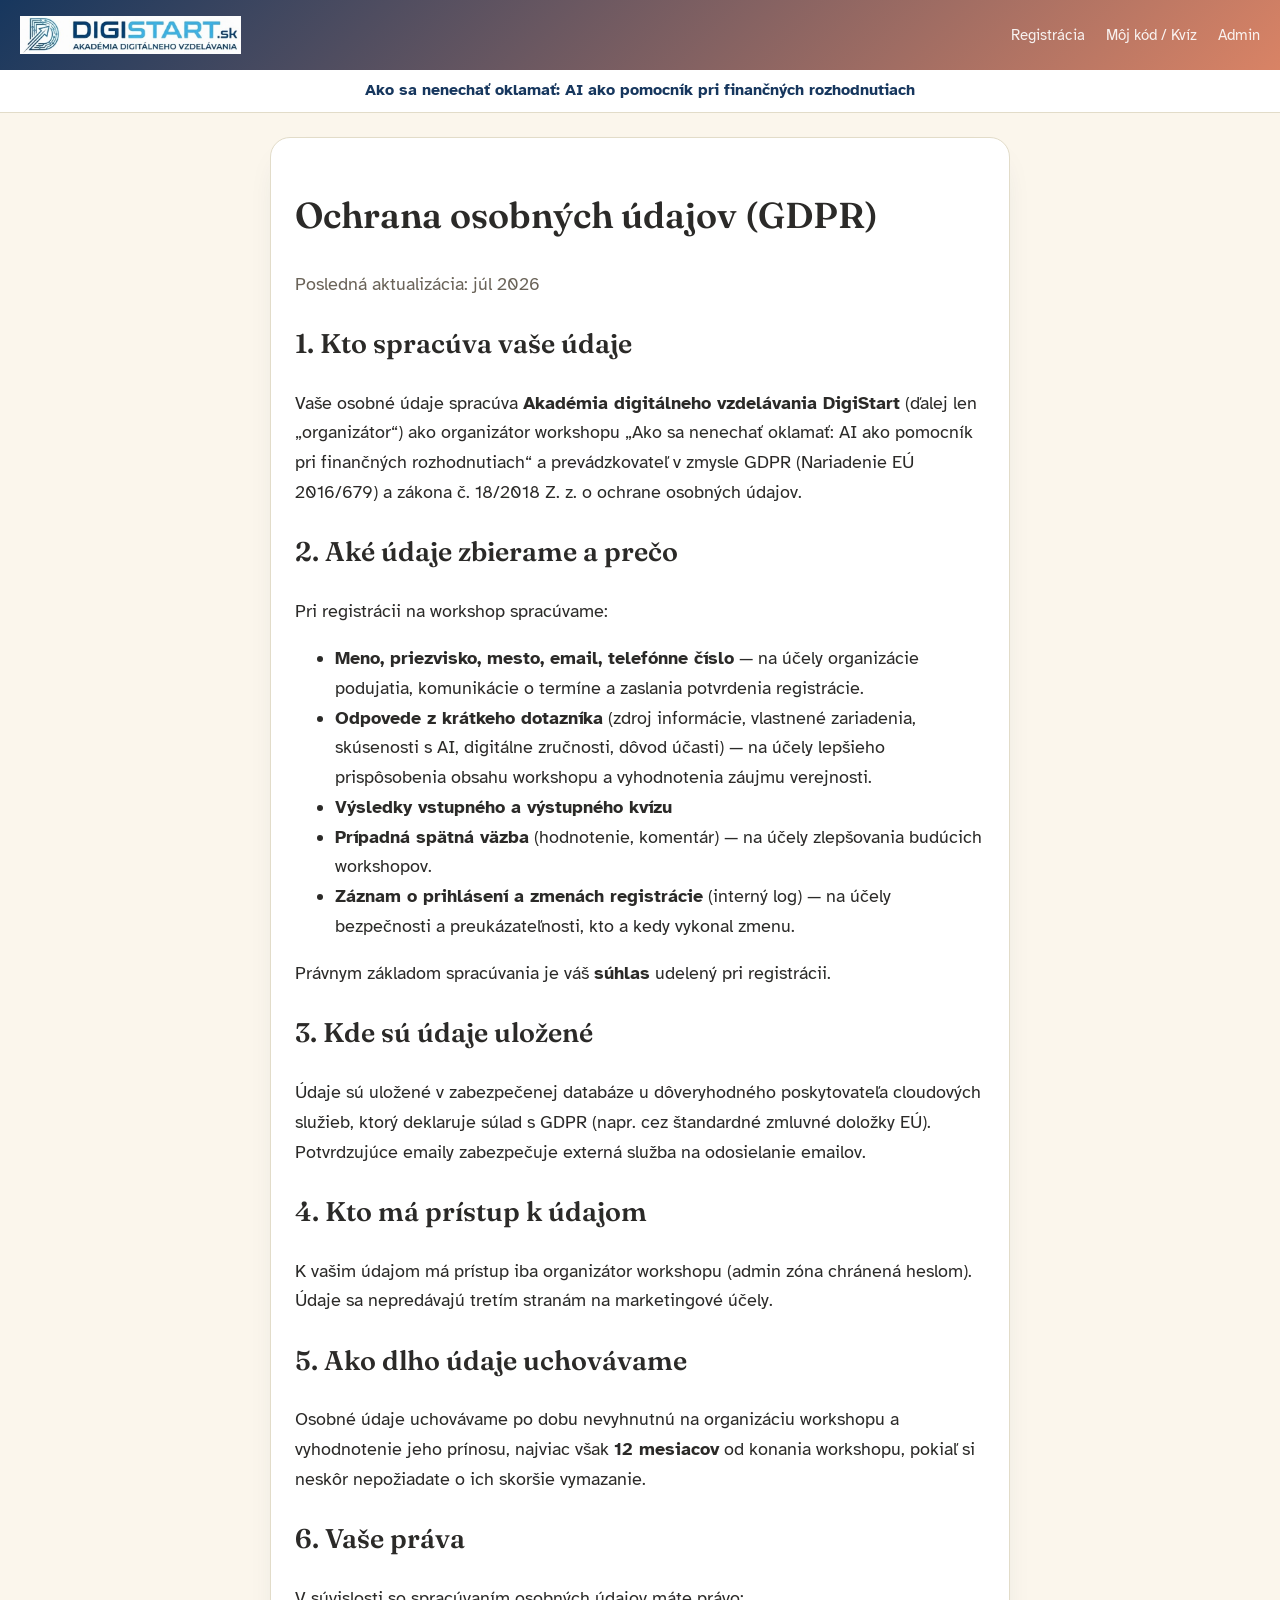
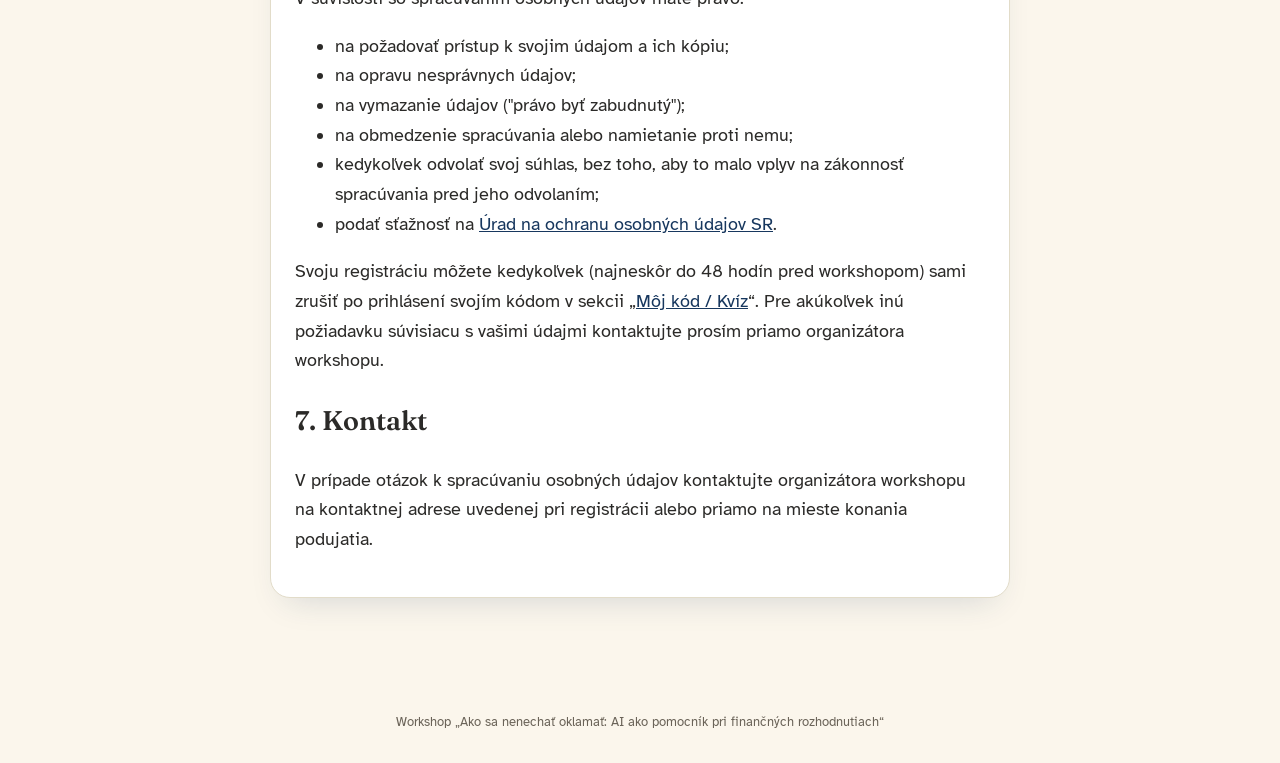
<file: privacy.html>
<!DOCTYPE html>
<html lang="sk">
<head>
<meta charset="UTF-8" />
<meta name="viewport" content="width=device-width, initial-scale=1.0" />
<title>Ochrana osobných údajov – AI a finančné rozhodnutia</title>
<link rel="preconnect" href="https://fonts.googleapis.com" />
<link rel="preconnect" href="https://fonts.gstatic.com" crossorigin />
<link href="https://fonts.googleapis.com/css2?family=Fraunces:wght@400;600;700&family=Atkinson+Hyperlegible:wght@400;700&display=swap" rel="stylesheet" />
<link rel="stylesheet" href="css/style.css" />
</head>
<body class="warm-theme">

<header class="topbar">
  <a class="brand" href="index.html">
    <img src="img/partners/digistart.jpg" alt="DigiStart – Akadémia digitálneho vzdelávania" />
  </a>
  <nav>
    <a href="index.html">Registrácia</a>
    <a href="kviz.html">Môj kód / Kvíz</a>
    <a href="admin.html">Admin</a>
  </nav>
</header>
<div class="title-ribbon">Ako sa nenechať oklamať: AI ako pomocník pri finančných rozhodnutiach</div>

<div class="container" style="max-width:780px;">
  <div class="card">
    <h1>Ochrana osobných údajov (GDPR)</h1>
    <p style="color:var(--muted);">Posledná aktualizácia: júl 2026</p>

    <h2>1. Kto spracúva vaše údaje</h2>
    <p>Vaše osobné údaje spracúva <strong>Akadémia digitálneho vzdelávania DigiStart</strong> (ďalej len „organizátor“) ako organizátor workshopu „Ako sa nenechať oklamať: AI ako pomocník pri finančných rozhodnutiach“ a prevádzkovateľ v zmysle GDPR (Nariadenie EÚ 2016/679) a zákona č. 18/2018 Z. z. o ochrane osobných údajov.</p>

    <h2>2. Aké údaje zbierame a prečo</h2>
    <p>Pri registrácii na workshop spracúvame:</p>
    <ul>
      <li><strong>Meno, priezvisko, mesto, email, telefónne číslo</strong> — na účely organizácie podujatia, komunikácie o termíne a zaslania potvrdenia registrácie.</li>
      <li><strong>Odpovede z krátkeho dotazníka</strong> (zdroj informácie, vlastnené zariadenia, skúsenosti s AI, digitálne zručnosti, dôvod účasti) — na účely lepšieho prispôsobenia obsahu workshopu a vyhodnotenia záujmu verejnosti.</li>
      <li><strong>Výsledky vstupného a výstupného kvízu</strong — na účely vyhodnotenia vzdelávacieho prínosu workshopu. Tieto výsledky sa nepoužívajú na žiadne automatizované rozhodovanie s právnymi účinkami.</li>
      <li><strong>Prípadná spätná väzba</strong> (hodnotenie, komentár) — na účely zlepšovania budúcich workshopov.</li>
      <li><strong>Záznam o prihlásení a zmenách registrácie</strong> (interný log) — na účely bezpečnosti a preukázateľnosti, kto a kedy vykonal zmenu.</li>
    </ul>
    <p>Právnym základom spracúvania je váš <strong>súhlas</strong> udelený pri registrácii.</p>

    <h2>3. Kde sú údaje uložené</h2>
    <p>Údaje sú uložené v zabezpečenej databáze u dôveryhodného poskytovateľa cloudových služieb, ktorý deklaruje súlad s GDPR (napr. cez štandardné zmluvné doložky EÚ). Potvrdzujúce emaily zabezpečuje externá služba na odosielanie emailov.</p>

    <h2>4. Kto má prístup k údajom</h2>
    <p>K vašim údajom má prístup iba organizátor workshopu (admin zóna chránená heslom). Údaje sa nepredávajú tretím stranám na marketingové účely.</p>

    <h2>5. Ako dlho údaje uchovávame</h2>
    <p>Osobné údaje uchovávame po dobu nevyhnutnú na organizáciu workshopu a vyhodnotenie jeho prínosu, najviac však <strong>12 mesiacov</strong> od konania workshopu, pokiaľ si neskôr nepožiadate o ich skoršie vymazanie.</p>

    <h2>6. Vaše práva</h2>
    <p>V súvislosti so spracúvaním osobných údajov máte právo:</p>
    <ul>
      <li>na požadovať prístup k svojim údajom a ich kópiu;</li>
      <li>na opravu nesprávnych údajov;</li>
      <li>na vymazanie údajov ("právo byť zabudnutý");</li>
      <li>na obmedzenie spracúvania alebo namietanie proti nemu;</li>
      <li>kedykoľvek odvolať svoj súhlas, bez toho, aby to malo vplyv na zákonnosť spracúvania pred jeho odvolaním;</li>
      <li>podať sťažnosť na <a href="https://dataprotection.gov.sk" target="_blank" rel="noopener noreferrer">Úrad na ochranu osobných údajov SR</a>.</li>
    </ul>
    <p>Svoju registráciu môžete kedykoľvek (najneskôr do 48 hodín pred workshopom) sami zrušiť po prihlásení svojím kódom v sekcii „<a href="kviz.html">Môj kód / Kvíz</a>“. Pre akúkoľvek inú požiadavku súvisiacu s vašimi údajmi kontaktujte prosím priamo organizátora workshopu.</p>

    <h2>7. Kontakt</h2>
    <p>V prípade otázok k spracúvaniu osobných údajov kontaktujte organizátora workshopu na kontaktnej adrese uvedenej pri registrácii alebo priamo na mieste konania podujatia.</p>
  </div>
</div>

<footer class="site-footer">
  Workshop „Ako sa nenechať oklamať: AI ako pomocník pri finančných rozhodnutiach“
</footer>

</body>
</html>
</file>
<file: css/style.css>
:root {
  /* Light theme - only theme across the whole site */
  --bg: #f4f6fb;
  --card-bg: #ffffff;
  --text: #1c2333;
  --muted: #5b6478;
  --primary: #3d5afe;
  --primary-dark: #2c3fd0;
  --accent: #00c2a8;
  --danger: #e5484d;
  --border: #e3e7f0;
  --shadow: 0 8px 24px rgba(29, 39, 71, 0.08);
  --input-bg: #f4f6fb;
  --radius: 14px;
  color-scheme: light;
  font-family: "Segoe UI", Roboto, system-ui, -apple-system, sans-serif;
}

body {
  margin: 0;
  color: var(--text);
  min-height: 100vh;
  background: var(--bg);
  /* Vypína "pull-to-refresh" na tabletoch a mobiloch (potiahnutie prstom
     nadol na vrchu stránky) - účastníci si ním omylom refreshovali
     rozpísaný kvíz a prišli o odpovede. */
  overscroll-behavior-y: contain;
}

h2 {
  color: var(--text);
}
table tr:hover td { background: rgba(61, 90, 254, .05); }
::placeholder { color: var(--muted); }

/* ---------- Warm theme: public-facing pages only (registration + quiz) ----------
   Scoped to body.warm-theme so the admin zone keeps its own palette untouched -
   these are just token overrides, every component below already reads var(--x).
   Palette and type match digistart.sk (same organizer) for a consistent brand. */
body.warm-theme {
  --bg: #FBF6EC;
  --card-bg: #FFFFFF;
  --text: #2B2A28;
  --muted: #6A6358;
  --primary: #17375E;
  --primary-dark: #102944;
  --accent: #D98365;
  --accent-gold: #D4A017;
  --danger: #B5533C;
  --border: #E2DCC9;
  --shadow: 0 16px 34px -16px rgba(23, 55, 94, .18);
  --input-bg: #FBF6EC;
  --radius: 18px;
  font-family: "Atkinson Hyperlegible", -apple-system, "Segoe UI", Roboto, sans-serif;
  font-size: 18px;
  line-height: 1.65;
}
body.warm-theme h1, body.warm-theme h2, body.warm-theme h3 {
  font-family: "Fraunces", Georgia, "Iowan Old Style", serif;
  font-weight: 600;
}
body.warm-theme .icon-inline {
  width: 1.1em; height: 1.1em; vertical-align: -0.18em; margin-right: 6px; display: inline-block;
}
body.warm-theme button, body.warm-theme .btn { border-radius: 999px; }
body.warm-theme .card { border-radius: 20px; }
html:has(body.warm-theme) { scroll-behavior: smooth; }
@media (prefers-reduced-motion: reduce) {
  html:has(body.warm-theme) { scroll-behavior: auto; }
}

/* ---------- Toggle switch (used throughout the site) ---------- */
.switch { position: relative; display: inline-block; width: 42px; height: 24px; flex-shrink: 0; }
.switch input { opacity: 0; width: 0; height: 0; position: absolute; }
.switch .slider {
  position: absolute; inset: 0; cursor: pointer;
  background: var(--border);
  border-radius: 999px;
  transition: background .15s;
}
.switch .slider::before {
  content: "";
  position: absolute;
  width: 18px; height: 18px;
  left: 3px; top: 3px;
  background: #fff;
  border-radius: 50%;
  transition: transform .15s;
}
.switch input:checked + .slider { background: var(--primary); }
.switch input:checked + .slider::before { transform: translateX(18px); }
.switch-row { display: flex; align-items: center; gap: 12px; }

* { box-sizing: border-box; }

a { color: var(--primary); }

h1, h2, h3, h4, h5 { font-weight: 600; }
button, .btn { font-weight: 500; }

.container {
  max-width: 1080px;
  margin: 0 auto;
  padding: 24px 20px 64px;
}

.wrap-narrow {
  max-width: 1080px;
  margin: 0 auto;
  padding: 0 20px;
}

/* ---------- Benefit row (public landing page) ---------- */
.benefit-row {
  display: grid;
  grid-template-columns: repeat(auto-fit, minmax(220px, 1fr));
  gap: 16px;
  margin: 0 auto 32px;
}
.benefit-card {
  display: flex;
  gap: 14px;
  align-items: flex-start;
  background: var(--card-bg);
  border: 1px solid var(--border);
  border-radius: var(--radius);
  padding: 20px;
  box-shadow: var(--shadow);
}
.benefit-card h4 { margin: 0 0 4px; font-size: 1rem; }
.benefit-card p { margin: 0; color: var(--muted); font-size: .88rem; }

/* ---------- Partner logos strip (public landing page) ---------- */
.partners-section { text-align: center; margin: 8px auto 40px; }
.partners-section .partners-label {
  font-size: .85rem; color: var(--muted); font-weight: 600;
  text-transform: uppercase; letter-spacing: .04em; margin-bottom: 18px;
}
.partners-row {
  display: flex; flex-wrap: wrap; justify-content: center; align-items: center;
  gap: 40px;
}
.partners-row img {
  height: 73px; width: auto; max-width: 460px;
  object-fit: contain;
  mix-blend-mode: multiply;
}
.grant-note {
  margin: 22px auto 0;
  max-width: 62ch;
  font-size: .8rem;
  line-height: 1.5;
  color: var(--muted);
}

/* ---------- Admin sidebar layout ---------- */
.admin-layout {
  display: flex;
  align-items: stretch;
  min-height: 100vh;
}

.admin-sidebar {
  width: 220px;
  min-width: 220px;
  background: linear-gradient(180deg, #0d1a4d 0%, var(--primary-dark) 30%, var(--primary) 65%, #8fb4ff 100%);
  color: #fff;
  display: flex;
  flex-direction: column;
  padding: 18px 0;
  position: sticky;
  top: 0;
  align-self: flex-start;
  height: 100vh;
  overflow-y: auto;
  box-shadow: var(--shadow);
}

.admin-sidebar-brand {
  font-weight: 600;
  font-size: .82rem;
  line-height: 1.35;
  color: var(--accent);
  margin: 4px 16px 20px;
  padding: 0 12px;
}

/* display:contents makes this wrapper invisible to layout on desktop/tablet -
   its children (status pill, nav groups, footer) keep flowing directly as
   flex items of .admin-sidebar exactly as before. Only the phone breakpoint
   below turns it into an off-canvas drawer behind the hamburger. */
.admin-sidebar-body { display: contents; }

.admin-sidebar-toggle {
  display: none;
  align-items: center;
  justify-content: center;
  width: 26px;
  height: 26px;
  flex-shrink: 0;
  margin: 8px 0 8px 10px;
  padding: 0;
  background: rgba(255,255,255,.14);
  border: 1px solid rgba(255,255,255,.3);
  border-radius: 6px;
  color: #fff;
  cursor: pointer;
}
.admin-sidebar-toggle svg { width: 14px; height: 14px; }

.mobile-nav-backdrop {
  display: none;
  position: fixed;
  inset: 0;
  background: rgba(10, 14, 30, .5);
  z-index: 998;
}

.reg-status-indicator {
  display: flex;
  align-items: center;
  gap: 8px;
  margin: 0 16px 20px;
  padding: 8px 12px;
  background: rgba(0,0,0,.15);
  border: 1px solid rgba(255,255,255,.18);
  border-radius: 999px;
  font-size: .78rem;
  font-weight: 600;
  color: rgba(255,255,255,.9);
}
.status-dot {
  width: 9px; height: 9px; border-radius: 50%; flex-shrink: 0;
  background: rgba(255,255,255,.4);
}
.status-dot.active { background: #5ee6a8; box-shadow: 0 0 0 0 rgba(94,230,168,.6); animation: statusDotPulse 2s ease-in-out infinite; }
.status-dot.inactive { background: #ff6b6b; }
@keyframes statusDotPulse {
  0% { box-shadow: 0 0 0 0 rgba(94,230,168,.5); }
  70% { box-shadow: 0 0 0 6px rgba(94,230,168,0); }
  100% { box-shadow: 0 0 0 0 rgba(94,230,168,0); }
}
@media (prefers-reduced-motion: reduce) {
  .status-dot.active { animation: none; }
}

.admin-nav-group { margin-bottom: 18px; }

.admin-nav-label {
  text-transform: uppercase;
  font-size: .7rem;
  letter-spacing: .06em;
  color: rgba(255,255,255,.6);
  padding: 0 20px 8px;
}

.admin-nav-item {
  display: flex;
  align-items: center;
  gap: 10px;
  width: 100%;
  background: transparent;
  border: none;
  border-left: 3px solid transparent;
  color: rgba(255,255,255,.88);
  text-align: left;
  padding: 9px 20px;
  font-size: .88rem;
  border-radius: 0;
  cursor: pointer;
}
.admin-nav-item:hover { background: rgba(255,255,255,.12); }
.admin-nav-item.active {
  background: rgba(255,255,255,.18);
  border-left-color: #fff;
  color: #fff;
  font-weight: 600;
}

.admin-sidebar-footer {
  margin-top: auto;
  padding: 14px 20px 4px;
  border-top: 1px solid rgba(255,255,255,.2);
  display: flex;
  flex-direction: column;
  align-items: flex-start;
  gap: 8px;
}
.admin-sidebar-footer a {
  color: rgba(255,255,255,.88);
  text-decoration: none;
  font-size: .85rem;
  white-space: nowrap;
}
.admin-sidebar-footer a:hover { color: #fff; }
.admin-sidebar-credit {
  font-size: .68rem;
  color: rgba(255,255,255,.5);
  margin-top: 4px;
}

.admin-main {
  flex: 1;
  min-width: 0;
  padding: 28px 32px 64px;
  background: var(--bg);
}

@media (max-width: 780px) {
  .admin-layout { flex-direction: column; }
  .admin-sidebar { width: 100%; min-width: 0; flex-direction: row; flex-wrap: wrap; padding: 10px; position: static; height: auto; overflow-y: visible; }
  .admin-sidebar-brand { display: none; }
  .admin-nav-group { display: flex; flex-wrap: wrap; margin-bottom: 6px; }
  .admin-nav-label { display: none; }
  .admin-nav-item { width: auto; border-left: none; border-radius: 8px; padding: 8px 12px; }
  .admin-nav-item.active { border-left: none; }
  .admin-sidebar-footer { margin-top: 6px; border-top: none; width: 100%; }
  .admin-main { padding: 20px 16px 48px; }
}

header.topbar {
  display: flex;
  align-items: center;
  justify-content: space-between;
  padding: 16px 20px;
  background: linear-gradient(135deg, var(--primary), var(--accent));
  color: #fff;
  box-shadow: var(--shadow);
  flex-wrap: wrap;
  gap: 12px;
}

header.topbar .brand {
  display: flex;
  align-items: center;
}

header.topbar .brand img {
  height: 38px;
  width: auto;
  display: block;
}

.title-ribbon {
  background: var(--card-bg);
  color: var(--primary);
  text-align: center;
  font-weight: 700;
  font-size: clamp(.82rem, 1.6vw, .98rem);
  line-height: 1.4;
  padding: 10px 20px;
  border-bottom: 1px solid var(--border);
}

header.topbar nav a {
  color: #fff;
  text-decoration: none;
  margin-left: 16px;
  font-size: .92rem;
  opacity: .9;
}
header.topbar nav a:hover { opacity: 1; text-decoration: underline; }

.hero {
  text-align: center;
  padding: 48px 16px 32px;
}
.hero h1 {
  font-size: 2rem;
  margin-bottom: 8px;
  max-width: 780px;
  margin-inline: auto;
}

/* ---------- Split hero (text + illustration), used on the public landing page ---------- */
.hero-split {
  display: grid;
  grid-template-columns: 1.15fr 1fr;
  gap: 48px;
  align-items: center;
  text-align: left;
  padding-top: 56px;
  padding-bottom: 40px;
}
.hero-split h1 {
  margin: 0 0 14px;
  text-align: left;
  font-size: clamp(1.9rem, 3.2vw, 2.5rem);
  line-height: 1.2;
  color: var(--primary);
}
.hero-eyebrow {
  display: inline-block;
  font-size: .82rem;
  font-weight: 700;
  letter-spacing: .04em;
  text-transform: uppercase;
  color: var(--accent);
  margin-bottom: 14px;
}
.hero-subtitle {
  font-size: 1.15rem;
  font-weight: 700;
  color: var(--primary);
  text-align: left;
  line-height: 1.45;
  margin: 0 0 16px;
  max-width: 46ch;
}
.hero-hook {
  text-align: left;
  font-weight: 400;
  margin: 0 0 16px;
  max-width: 50ch;
}
.hero-lede {
  text-align: left;
  margin: 0 0 16px;
  max-width: 52ch;
}
.hero-points {
  list-style: none;
  margin: 4px 0 20px;
  padding: 0;
  display: flex;
  flex-direction: column;
  gap: 12px;
}
.hero-points li {
  display: flex;
  align-items: flex-start;
  gap: 10px;
  font-weight: 600;
  font-size: 1rem;
}
.hero-points li svg {
  width: 22px; height: 22px; flex-shrink: 0; margin-top: 1px;
  color: #fff; background: var(--accent); border-radius: 50%; padding: 4px;
}
.hero-location-label {
  text-align: left;
  font-weight: 700;
  color: var(--primary);
  margin: 0 0 4px;
}
.hero-location {
  text-align: left; color: var(--muted); font-weight: 700; margin: 0;
  display: flex; align-items: center;
}
.hero-location:empty { display: none; }
.hero-location-label:has(+ .hero-location:empty) { display: none; }
.hero-actions { justify-content: flex-start; margin-top: 24px; }
.hero-cta {
  display: inline-block;
  background: var(--primary);
  color: #fff;
  padding: 15px 28px;
  border-radius: 999px;
  font-weight: 700;
  text-decoration: none;
  font-size: 1rem;
  transition: transform .15s ease, background .15s ease;
}
.hero-cta:hover { background: var(--primary-dark); transform: translateY(-1px); }
.hero-cta:focus-visible { outline: 3px solid var(--accent); outline-offset: 3px; }

.hero-media { position: relative; }
.hero-media img {
  width: 100%;
  height: auto;
  border-radius: 20px;
  box-shadow: var(--shadow);
  display: block;
}
.why-section { text-align: center; margin: 8px auto 8px; }
.why-title { font-size: 1.6rem; color: var(--primary); margin-bottom: 24px; }
.why-section .benefit-card { text-align: left; }

.for-whom {
  text-align: center;
  color: var(--muted);
  max-width: 620px;
  margin: 8px auto 44px;
  font-size: .95rem;
}

.final-cta {
  text-align: center;
  background: var(--card-bg);
  border: 1px solid var(--border);
  border-radius: 20px;
  padding: 40px 24px;
  margin: 0 auto 48px;
  box-shadow: var(--shadow);
}
.final-cta h2 { color: var(--primary); margin-bottom: 10px; }
.final-cta p { color: var(--muted); margin: 0 auto 22px; max-width: 46ch; }

@media (max-width: 860px) {
  .hero-split { grid-template-columns: 1fr; padding-top: 32px; }
  .hero-media { order: -1; }
}

.card {
  background: var(--card-bg);
  border-radius: var(--radius);
  box-shadow: var(--shadow);
  border: 1px solid var(--border);
  padding: 24px;
  margin-bottom: 20px;
}

.guest-quiz-row {
  display: flex;
  justify-content: center;
  gap: 20px;
  margin-top: 18px;
  padding-top: 14px;
  border-top: 1px solid var(--border);
}
.guest-quiz-link {
  display: flex;
  flex-direction: column;
  align-items: center;
  gap: 2px;
  background: none;
  border: none;
  padding: 4px;
  color: var(--muted);
  font-size: .72rem;
  cursor: pointer;
  opacity: .75;
}
.guest-quiz-link .icon-inline { width: 18px; height: 18px; margin-right: 0; }
.guest-quiz-link:hover { color: var(--primary); opacity: 1; }

.grid-terms {
  display: grid;
  grid-template-columns: repeat(auto-fit, minmax(200px, 1fr));
  gap: 14px;
  margin: 16px 0 8px;
}

.term-option {
  border: 2px solid var(--border);
  border-radius: var(--radius);
  padding: 16px;
  cursor: pointer;
  background: var(--bg);
  transition: border-color .15s, transform .1s;
  position: relative;
}
.term-option:hover { transform: translateY(-2px); }
.term-option.selected { border-color: var(--primary); box-shadow: 0 0 0 3px rgba(61,90,254,.15); }
.term-option.full { opacity: .55; cursor: not-allowed; }
.term-option h3 { margin: 0 0 6px; font-size: 1rem; }
.term-option .capacity {
  font-size: .82rem;
  color: var(--muted);
}
.term-option .capacity-bar {
  height: 6px;
  border-radius: 4px;
  background: var(--border);
  margin-top: 8px;
  overflow: hidden;
}
.term-option .capacity-bar > div {
  height: 100%;
  background: var(--accent);
}
.term-option .capacity-bar.warn > div { background: #f5a623; }
.term-option .capacity-bar.full > div { background: var(--danger); }

label { display: block; font-weight: 500; font-size: .9rem; margin: 14px 0 6px; }
input[type=text], input[type=email], input[type=tel], input[type=password], input[type=number], input[type=datetime-local], select, textarea {
  width: 100%;
  padding: 10px 12px;
  border-radius: 10px;
  border: 1px solid var(--border);
  background: var(--input-bg);
  color: var(--text);
  font-size: .95rem;
}
input:focus, select:focus, textarea:focus { outline: 2px solid var(--primary); }

.rte-toolbar { display: flex; gap: 6px; flex-wrap: wrap; margin-bottom: 6px; }
.rte-toolbar button { padding: 6px 12px; font-size: .85rem; }
.rte-editable {
  width: 100%;
  min-height: 180px;
  padding: 10px 12px;
  border-radius: 10px;
  border: 1px solid var(--border);
  background: var(--input-bg);
  color: var(--text);
  font-size: .95rem;
  overflow-y: auto;
}
.rte-editable:focus { outline: 2px solid var(--primary); }

.option-edit-row { display: flex; gap: 8px; align-items: center; margin-bottom: 10px; }
@media (max-width: 480px) {
  .option-edit-row { flex-direction: column; align-items: stretch; }
  .option-edit-row button { width: 100%; }
}

.checkbox-row, .radio-row {
  display: flex;
  align-items: center;
  gap: 8px;
  font-weight: 400;
  margin: 6px 0;
}
.checkbox-row input, .radio-row input { width: auto; }

fieldset {
  border: 1px solid var(--border);
  border-radius: 12px;
  padding: 14px 16px;
  margin: 18px 0;
}
fieldset legend { font-weight: 600; padding: 0 6px; }

.survey-grid {
  display: grid;
  grid-template-columns: repeat(2, 1fr);
  gap: 0 16px;
  align-items: start;
}
.survey-grid fieldset { margin: 10px 0; }
@media (max-width: 640px) {
  .survey-grid { grid-template-columns: 1fr; }
}

button, .btn {
  display: inline-block;
  background: var(--primary);
  color: #fff;
  border: none;
  padding: 11px 20px;
  border-radius: 10px;
  font-weight: 600;
  cursor: pointer;
  font-size: .95rem;
  text-decoration: none;
  transition: background .15s;
}
button:hover, .btn:hover { background: var(--primary-dark); }
button.secondary { background: transparent; color: var(--primary); border: 1px solid var(--primary); }
button.danger { background: var(--danger); }
button:disabled { opacity: .5; cursor: not-allowed; }

button.btn-print {
  background: var(--card-bg);
  color: var(--text);
  border: 1px solid var(--border);
  box-shadow: var(--shadow);
}
button.btn-print:hover { background: var(--bg); }

.term-date-chip {
  display: inline-flex;
  align-items: center;
  gap: 8px;
  background: var(--card-bg);
  border: 1px solid var(--border);
  border-radius: 10px;
  padding: 9px 16px;
  font-weight: 600;
  font-size: .9rem;
  color: var(--text);
}

/* Groups all participants of one workshop day into a single bordered box */
.term-group-box {
  border: 1.5px solid var(--border);
  border-radius: var(--radius);
  padding: 16px;
  margin-bottom: 22px;
  background: rgba(61,90,254,.02);
}

.actions { display: flex; gap: 10px; flex-wrap: wrap; margin-top: 16px; }

.alert {
  padding: 12px 14px;
  border-radius: 10px;
  margin: 14px 0;
  font-size: .9rem;
}
.alert.error { background: #ffe4e4; color: #9c1c1f; }
.alert.success { background: #dcf7ec; color: #106c53; }

.code-display {
  font-size: 2.2rem;
  letter-spacing: .3em;
  font-weight: 700;
  text-align: center;
  color: var(--primary);
  background: var(--bg);
  border: 2px dashed var(--primary);
  border-radius: 14px;
  padding: 18px;
  margin: 18px 0;
}

table {
  width: 100%;
  border-collapse: collapse;
  font-size: .85rem;
}
th, td {
  padding: 8px 10px;
  border-bottom: 1px solid var(--border);
  text-align: left;
  white-space: normal;
  word-break: break-word;
  vertical-align: top;
}
th { color: var(--muted); font-size: .78rem; text-transform: uppercase; white-space: nowrap; }
tr:hover td { background: rgba(61,90,254,.05); }

/* ---------- Compact admin registrations table ---------- */
.admin-main table {
  font-size: .78rem;
}
.admin-main th, .admin-main td {
  padding: 5px 7px;
}
.admin-main button, .admin-main .btn {
  padding: 6px 12px;
  font-size: .8rem;
}
.admin-main .row-actions button {
  padding: 3px 7px;
  font-size: .72rem;
}
.notes-cell {
  max-width: 140px;
  white-space: nowrap;
  overflow: hidden;
  text-overflow: ellipsis;
  color: var(--muted);
  font-size: .74rem;
}

/* ---------- Fixed, shared column widths across every workshop-day table ----------
   min-width keeps every column readable (no awkward mid-word wrapping like phone
   numbers) on tablet-ish widths - the table scrolls horizontally inside .table-wrap
   instead of squeezing columns below a legible width. */
.reg-table { table-layout: fixed; min-width: 760px; }
.reg-table td { vertical-align: middle; }
.reg-table th:nth-child(1),  .reg-table td:nth-child(1)  { width: 7%; }
.reg-table th:nth-child(2),  .reg-table td:nth-child(2)  { width: 12%; }
.reg-table th:nth-child(3),  .reg-table td:nth-child(3)  { width: 17%; }
.reg-table th:nth-child(4),  .reg-table td:nth-child(4)  { width: 10%; }
.reg-table th:nth-child(5),  .reg-table td:nth-child(5)  { width: 9%; }
.reg-table th:nth-child(6),  .reg-table td:nth-child(6)  { width: 6%; }
.reg-table th:nth-child(7),  .reg-table td:nth-child(7)  { width: 6%; }
.reg-table th:nth-child(8),  .reg-table td:nth-child(8)  { width: 12%; }
.reg-table th:nth-child(9),  .reg-table td:nth-child(9)  { width: 9%; }
.reg-table th:nth-child(10), .reg-table td:nth-child(10) { width: 6%; }
.reg-table th:nth-child(11), .reg-table td:nth-child(11) { width: 8%; }
.reg-table td button { white-space: nowrap; word-break: normal; }

/* ---------- Dim other rows while a detail panel is open ---------- */
#regGroupsContainer.has-open-detail tr {
  transition: opacity .15s, filter .15s;
}
#regGroupsContainer.has-open-detail tr:not(.detail-active):not(.detail-panel-row) {
  opacity: .15;
  filter: grayscale(.4);
  pointer-events: none;
}
/* Any table nested inside the open detail panel (e.g. the transfer term-picker)
   is made of plain <tr>s too, so the rule above would otherwise dim and disable
   it as well - explicitly exempt anything nested inside .detail-panel-row. */
#regGroupsContainer.has-open-detail tr.detail-panel-row tr {
  opacity: 1 !important;
  filter: none !important;
  pointer-events: auto !important;
}
#regGroupsContainer.has-open-detail tr.detail-active td {
  background: var(--bg);
  position: relative;
  z-index: 1;
}
#regGroupsContainer.has-open-detail tr.detail-panel-row {
  position: relative;
  z-index: 1;
}

/* ---------- Term settings editor: two cards per row ---------- */
#termsEditor {
  display: grid;
  grid-template-columns: repeat(auto-fit, minmax(260px, 1fr));
  gap: 12px;
  align-items: start;
}
#termsEditor .card {
  padding: 14px 16px;
  margin-bottom: 0;
}
#termsEditor label { margin: 8px 0 4px; font-size: .82rem; }
#termsEditor input[type=datetime-local],
#termsEditor input[type=number] { padding: 7px 9px; font-size: .85rem; }
@media (max-width: 600px) {
  #termsEditor { grid-template-columns: 1fr; }
}


.waitlist-section {
  margin-top: 14px;
  padding: 14px 16px;
  border: 1.5px dashed var(--primary);
  border-radius: var(--radius);
  background: rgba(61,90,254,.05);
}
.waitlist-section h4 { margin: 0 0 10px; color: var(--primary); font-size: .95rem; }

.admin-notes {
  width: 100%;
  min-height: 44px;
  font-size: .82rem;
  padding: 6px 8px;
}
.row-actions { display: flex; gap: 4px; flex-wrap: wrap; }
.row-actions button { padding: 4px 8px; font-size: .78rem; }

.pie-grid {
  display: grid;
  grid-template-columns: repeat(auto-fit, minmax(140px, 1fr));
  gap: 16px;
}
.pie-box { text-align: center; min-width: 0; }
.pie-box h4 { font-size: .82rem; color: var(--muted); margin-bottom: 8px; }

/* Fixed-aspect-ratio box drives Chart.js's responsive resizing (responsive:true
   + maintainAspectRatio:true) so charts stay perfectly round at any container
   width instead of being squeezed into an oval on narrow/tablet layouts. */
.chart-frame {
  position: relative;
  width: 100%;
  max-width: 170px;
  aspect-ratio: 1 / 1;
  margin: 0 auto;
  cursor: zoom-in;
}
.chart-frame canvas { width: 100% !important; height: 100% !important; }

/* Bar charts (score comparison, term capacity) need width for axis labels -
   forcing them into the same square frame as the pies squashed the text and
   plot area. Give them a wider box and let them span two grid columns. */
.pie-box-wide { grid-column: span 2; }
.chart-frame-bar {
  max-width: 100%;
  aspect-ratio: 16 / 9;
}
@media (max-width: 480px) {
  .pie-box-wide { grid-column: span 1; }
}

.chart-modal {
  position: fixed;
  inset: 0;
  z-index: 1000;
  display: flex;
  align-items: center;
  justify-content: center;
  padding: 20px;
}
.chart-modal-backdrop {
  position: absolute;
  inset: 0;
  background: rgba(20, 25, 40, .6);
}
.chart-modal-content {
  position: relative;
  background: var(--card-bg);
  border-radius: 16px;
  box-shadow: var(--shadow);
  padding: 28px;
  max-width: min(560px, 90vw);
  width: 100%;
  text-align: center;
}
.chart-modal-content h3 { margin: 0 0 16px; font-size: 1.1rem; }
.chart-modal-canvas-wrap {
  position: relative;
  width: 100%;
  max-width: 420px;
  aspect-ratio: 1 / 1;
  margin: 0 auto;
}
.chart-modal-canvas-wrap canvas { width: 100% !important; height: 100% !important; }
.chart-modal-close {
  position: absolute;
  top: 14px;
  right: 14px;
  width: 32px;
  height: 32px;
  padding: 0;
  border-radius: 50%;
  background: var(--border);
  color: var(--text);
  font-size: .95rem;
  line-height: 1;
}
.chart-modal-close:hover { background: var(--danger); color: #fff; }

.alert-box {
  padding: 10px 14px;
  border-radius: 10px;
  margin-bottom: 12px;
  font-size: .85rem;
  background: #fff3d6;
  color: #93650a;
  border: 1px solid #f5a623;
}
.alert-box.urgent { background: #ffe4e4; color: #9c1c1f; border-color: var(--danger); }
.alert-rotator { transition: opacity .35s ease, background .2s ease, color .2s ease, border-color .2s ease; }
@media (prefers-reduced-motion: reduce) {
  .alert-rotator { transition: none; }
}

.alerts-row {
  display: flex;
  align-items: flex-start;
  gap: 14px;
  margin-bottom: 4px;
}
.alerts-row #alertsPanel { flex: 1; min-width: 0; max-width: 640px; }
.alerts-row #alertsPanel .alert-box { margin-bottom: 0; }
.admin-workshop-name {
  flex-shrink: 0;
  white-space: nowrap;
  font-size: .85rem;
  font-weight: 700;
  line-height: 1.3;
  color: var(--text);
  background: var(--card-bg);
  border: 1px solid var(--border);
  border-radius: 10px;
  padding: 10px 14px;
}
.admin-welcome {
  flex-shrink: 0;
  margin-left: auto;
  font-size: .85rem;
  color: var(--muted);
  padding: 10px 14px;
  white-space: nowrap;
}
.admin-welcome strong { color: var(--text); }

@media (max-width: 780px) {
  .alerts-row { flex-direction: column; }
  .alerts-row #alertsPanel { max-width: none; width: 100%; }
  .admin-workshop-name { width: 100%; white-space: normal; }
  .admin-welcome { margin-left: 0; }
}

.tabs { display: flex; gap: 6px; margin-bottom: 18px; flex-wrap: wrap; }
.tabs button {
  background: var(--card-bg);
  color: var(--text);
  border: 1px solid var(--border);
}
.tabs button.active { background: var(--primary); color: #fff; }

.stat-grid {
  display: grid;
  grid-template-columns: repeat(auto-fit, minmax(160px, 1fr));
  gap: 14px;
  margin-bottom: 20px;
}
.stat-box {
  background: var(--bg);
  border: 1px solid var(--border);
  border-radius: 12px;
  padding: 16px;
  text-align: center;
}
.stat-box .num { font-size: 1.8rem; font-weight: 700; color: var(--primary); }
.stat-box .lbl { color: var(--muted); font-size: .78rem; }

.progress-bar {
  height: 8px;
  background: var(--border);
  border-radius: 6px;
  overflow: hidden;
  margin-bottom: 22px;
}
.progress-bar > div {
  height: 100%;
  background: var(--accent);
  transition: width .25s;
}

.quiz-question { font-size: 1.1rem; font-weight: 600; margin-bottom: 14px; }
.quiz-option {
  display: block;
  width: 100%;
  text-align: left;
  border: 1.5px solid var(--border);
  background: var(--bg);
  color: var(--text);
  padding: 12px 14px;
  border-radius: 10px;
  margin-bottom: 10px;
  cursor: pointer;
  font-size: .95rem;
}
.quiz-option:hover { border-color: var(--primary); background: var(--bg); color: var(--text); }
.quiz-option.picked { border-color: var(--primary); background: rgba(23,55,94,.1); }

.result-hero {
  text-align: center;
  padding: 20px;
}
.result-hero .score {
  font-size: 3rem;
  font-weight: 700;
  color: var(--accent);
}

.badge-pill {
  display: inline-block;
  padding: 3px 10px;
  border-radius: 999px;
  font-size: .72rem;
  font-weight: 700;
}
.badge-pill.ok { background: #dcf7ec; color: #106c53; }
.badge-pill.pending { background: #fff3d6; color: #93650a; }

/* Stav registrácie */
.badge-pill.status-confirmed { background: #dcf7ec; color: #106c53; }
.badge-pill.status-waitlist { background: #e3e7f0; color: #5b6478; }
.badge-pill.status-cancelled { background: #ffe4e4; color: #9c1c1f; }

/* Počet dokončených kvízov */
.badge-pill.quiz-one { background: #fff3d6; color: #93650a; }
.badge-pill.quiz-two { background: #dbe4ff; color: #2c3fd0; }

.badge-row { display: flex; flex-wrap: wrap; gap: 4px; align-items: center; }

.search-row { display: flex; gap: 10px; margin-bottom: 14px; flex-wrap: wrap; align-items: center; justify-content: space-between; }
.search-filters { display: flex; gap: 8px; flex-wrap: wrap; flex: 1; min-width: 0; }
.search-filters input { flex: 1; min-width: 180px; max-width: 320px; }
.search-filters select { min-width: 150px; max-width: 210px; }
.search-actions { display: flex; gap: 8px; flex-wrap: wrap; }

.table-wrap { overflow-x: auto; }

footer.site-footer {
  text-align: center;
  color: var(--muted);
  font-size: .82rem;
  padding: 30px 20px;
}

.qr-box { text-align: center; margin: 14px 0; }
.qr-box canvas, .qr-box img { border-radius: 10px; background: #fff; padding: 8px; }

.certificate {
  border: 6px double var(--primary);
  border-radius: 14px;
  padding: 40px;
  text-align: center;
  background: var(--card-bg);
}
.certificate h2 { font-size: 1.6rem; }
.certificate .name { font-size: 1.8rem; font-weight: 700; margin: 14px 0; color: var(--primary); }

.profile-card { max-width: 640px; margin-inline: auto; }
.profile-header { display: flex; align-items: center; gap: 16px; flex-wrap: wrap; }
.code-chip {
  background: var(--card-bg);
  border: 1.5px dashed var(--primary);
  border-radius: 10px;
  padding: 8px 14px;
  font-weight: 700;
  letter-spacing: .08em;
  color: var(--primary);
  font-size: .95rem;
  white-space: nowrap;
}
.profile-avatar {
  width: 56px;
  height: 56px;
  min-width: 56px;
  border-radius: 50%;
  background: linear-gradient(135deg, var(--primary), var(--accent));
  color: #fff;
  display: flex;
  align-items: center;
  justify-content: center;
  font-weight: 700;
  font-size: 1.3rem;
}
.section-group {
  margin-top: 20px;
  padding-top: 16px;
  border-top: 1px solid var(--border);
}
.section-group h3 { margin: 0 0 10px; font-size: 1rem; }

@media print {
  header.topbar, footer.site-footer, .no-print { display: none !important; }
}

#attendancePrintArea { display: none; padding: 0 4px 0 0; box-sizing: border-box; }
#attendancePrintArea h1 { font-size: 1.05rem; line-height: 1.25; margin: 0 0 6px; }
#attendancePrintArea p { font-size: .85rem; margin: 0 0 10px; }
#attendancePrintArea table { width: 100%; table-layout: fixed; border-collapse: collapse; margin-top: 10px; }
#attendancePrintArea th, #attendancePrintArea td { border: 1px solid #999; padding: 3px 6px; text-align: left; font-size: 10.5px; line-height: 1.2; word-break: break-word; }
#attendancePrintArea th { background: #eee; }
#attendancePrintLogos { display: flex; justify-content: space-between; align-items: center; margin-top: 50px; }
#attendancePrintLogos img { height: 46px; width: auto; object-fit: contain; }

@media print {
  html:has(body.printing-attendance), body.printing-attendance {
    height: auto !important;
    min-height: 0 !important;
    margin: 0 !important;
    background: #fff !important;
  }
  body.printing-attendance > *:not(#attendancePrintArea) { display: none !important; }
  body.printing-attendance #attendancePrintArea {
    display: block;
    color: #000;
    background: #fff;
    min-height: 0;
  }
}

/* ---------- Responsive tables (mobile/tablet) ---------- */
@media (max-width: 720px) {
  .table-wrap table thead { display: none; }
  .table-wrap table, .table-wrap table tbody, .table-wrap table tr, .table-wrap table td {
    display: block;
    width: 100%;
  }
  .table-wrap table { margin-bottom: 14px; }
  .table-wrap table tr {
    border: 1px solid var(--border);
    border-radius: var(--radius);
    margin-bottom: 12px;
    padding: 6px 12px;
    background: var(--card-bg);
  }
  .table-wrap table tr:hover td { background: transparent; }
  .table-wrap table td {
    border: none;
    border-bottom: 1px solid var(--border);
    padding: 8px 0;
    display: flex;
    align-items: center;
    justify-content: space-between;
    gap: 12px;
    text-align: right;
    white-space: normal;
  }
  .table-wrap table td:last-child { border-bottom: none; }
  .table-wrap table td::before {
    content: attr(data-label);
    font-weight: 600;
    color: var(--muted);
    font-size: .75rem;
    text-transform: uppercase;
    text-align: left;
    flex-shrink: 0;
  }
  .table-wrap table td:empty { display: none; }
  .table-wrap table td input.admin-notes,
  .table-wrap table td textarea { text-align: left; }

  /* The desktop/tablet .reg-table column percentages (Telefón, Mesto, Pozn. ...)
     have higher CSS specificity than the generic mobile reset above, so they
     were leaking through and squeezing each value into a sliver a few percent
     of the screen wide - wrapping text one letter per line. Undo that here. */
  .reg-table td { width: auto !important; }
  /* Likewise, the tablet horizontal-scroll min-width (below) has nothing to
     do with the mobile card layout - left applied here it forces the whole
     card-style table to be 760px wide on a phone screen, pushing each row's
     label off the left edge and forcing sideways scrolling to read it. */
  .reg-table { min-width: 0 !important; }
}

/* ---------- General mobile/tablet polish ---------- */
@media (max-width: 720px) {
  .hero { padding: 32px 12px 24px; }
  .hero h1 { font-size: 1.5rem; }
  .card { padding: 18px; }
  .code-display { font-size: 1.6rem; letter-spacing: .2em; padding: 14px; }
  .stat-grid { grid-template-columns: repeat(2, 1fr); }
  .pie-grid { grid-template-columns: 1fr; }
  .search-row { flex-direction: column; align-items: stretch; }
  .search-row input, .search-row select, .search-row button { width: 100%; }
  .actions { flex-direction: column; align-items: stretch; }
  .actions button, .actions .btn { width: 100%; text-align: center; }
  .row-actions { flex-direction: column; align-items: stretch; }
}

@media (max-width: 480px) {
  .term-option h3 { font-size: .95rem; }
  .stat-grid { grid-template-columns: 1fr 1fr; }
  .certificate { padding: 22px; }
  .certificate .name { font-size: 1.4rem; }
  .partners-row { gap: 24px; }
  .partners-row img { height: 52px; max-width: 90vw; }
}

/* Sidebar nav on narrow screens: horizontally scrollable single row
   instead of wrapping to many lines, so it doesn't eat the whole viewport. */
@media (max-width: 780px) {
  .admin-nav-group { flex-wrap: nowrap; overflow-x: auto; padding-bottom: 4px; -webkit-overflow-scrolling: touch; }
  .admin-nav-item { white-space: nowrap; }
}

/* On true phone widths the horizontal-scroll nav is awkward to use (small
   swipe target, items hidden off-screen with no visual hint). Hide the menu
   behind a small hamburger button instead; tapping it slides a drawer in
   from the left with every item stacked vertically, and picking an item (or
   tapping the backdrop) slides it back out. Tablet is untouched. */
@media (max-width: 480px) {
  .admin-sidebar-toggle { display: inline-flex; }
  .admin-sidebar-body {
    display: flex;
    flex-direction: column;
    position: fixed;
    top: 0;
    bottom: 0;
    left: -320px;
    width: 78%;
    max-width: 300px;
    background: linear-gradient(180deg, #0d1a4d 0%, var(--primary-dark) 45%, var(--primary) 100%);
    box-shadow: 0 0 32px rgba(0,0,0,.35);
    z-index: 999;
    padding: 18px 0;
    overflow-y: auto;
    transition: left .25s ease;
  }
  .admin-sidebar.mobile-nav-open .admin-sidebar-body { left: 0; }
  .admin-sidebar.mobile-nav-open + .mobile-nav-backdrop { display: block; }
  .reg-status-indicator { margin: 0 16px 16px; }
  .admin-nav-group { flex-direction: column; flex-wrap: nowrap; overflow-x: visible; padding-bottom: 0; width: 100%; }
  .admin-nav-label { display: block; }
  .admin-nav-item { width: 100%; white-space: normal; text-align: left; border-radius: 0; }
  .admin-sidebar-footer { width: 100%; }
}

@media (max-width: 480px) and (prefers-reduced-motion: reduce) {
  .admin-sidebar-body { transition: none; }
}

@media (max-width: 900px) and (min-width: 721px) {
  .admin-main { padding: 24px; }
  .pie-grid { grid-template-columns: repeat(2, 1fr); }
}
</file>
